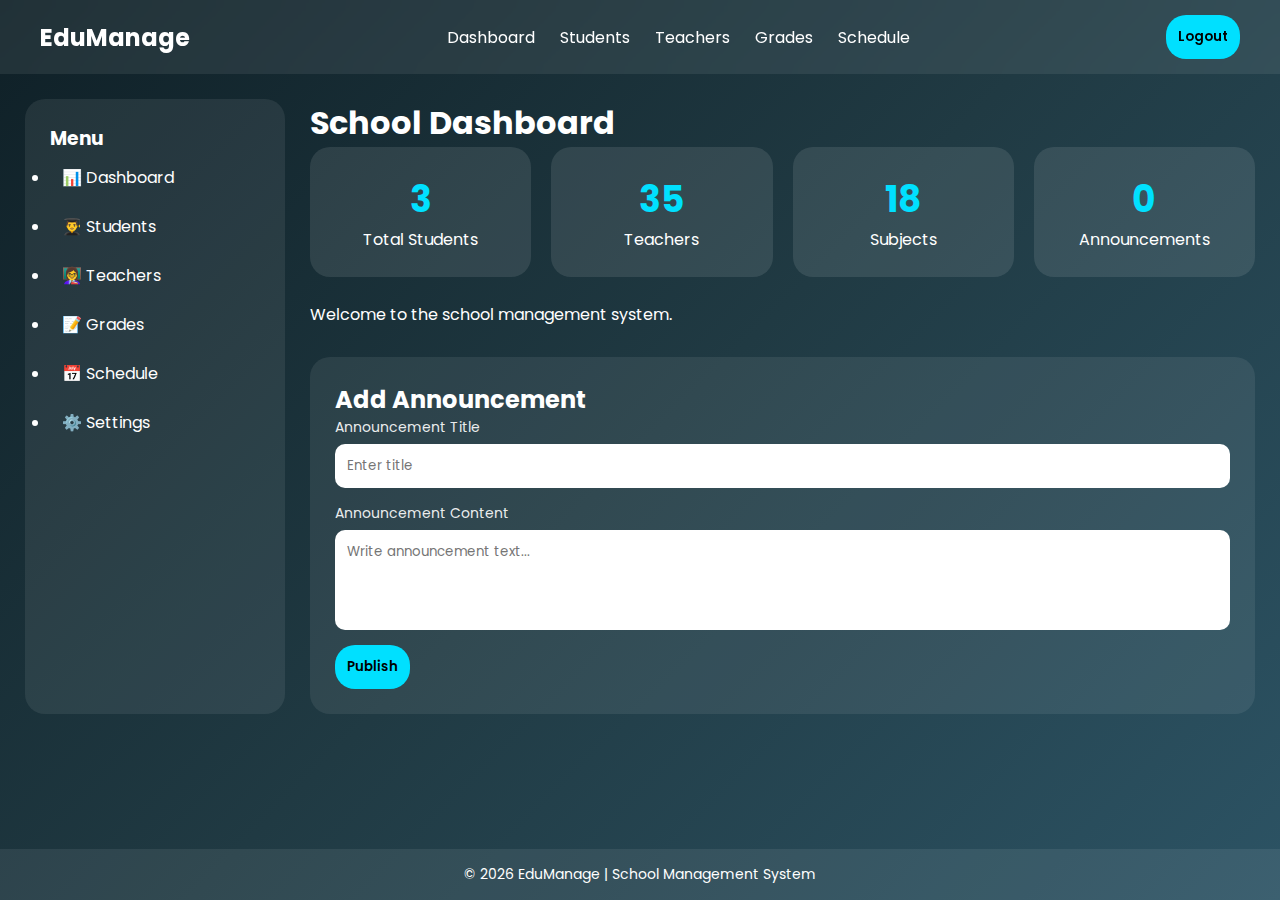
<file: index.html>
<!DOCTYPE html>
<html lang="en">
<head>
    <meta charset="UTF-8">
    <meta name="viewport" content="width=device-width, initial-scale=1.0">
    <title>School Management System</title>

    <link rel="stylesheet" href="style.css">
    <link href="https://fonts.googleapis.com/css2?family=Poppins:wght@300;400;600;700&display=swap" rel="stylesheet">
</head>
<body>

<header class="navbar">
    <div class="logo">EduManage</div>
    <nav>
        <ul>
            <li><a href="#">Dashboard</a></li>
            <li><a href="#">Students</a></li>
            <li><a href="#">Teachers</a></li>
            <li><a href="#">Grades</a></li>
            <li><a href="#">Schedule</a></li>
        </ul>
    </nav>
    <button class="logout-btn">Logout</button>
</header>

<main class="container">

    <aside class="sidebar">
        <h3>Menu</h3>
        <ul>
            <li>📊 Dashboard</li>
            <li>👨‍🎓 Students</li>
            <li>👩‍🏫 Teachers</li>
            <li>📝 Grades</li>
            <li>📅 Schedule</li>
            <li>⚙️ Settings</li>
        </ul>
    </aside>

    <section class="content">
        <h1>School Dashboard</h1>

        <div class="cards">
            <div class="card">
                <h2>0</h2>
                <p>Total Students</p>
            </div>
            <div class="card">
                <h2>35</h2>
                <p>Teachers</p>
            </div>
            <div class="card">
                <h2>18</h2>
                <p>Subjects</p>
            </div>
            <div class="card">
                <h2>0</h2>
                <p>Announcements</p>
            </div>
        </div>

        <div id="pages">

            <div class="page" id="dashboard">
                <p>Welcome to the school management system.</p>
            </div>

            <div class="page hidden" id="students">
                <h2>Students</h2>
                <table>
                    <thead>
                        <tr>
                            <th>Name</th>
                            <th>Class</th>
                            <th>Average</th>
                            <th>Status</th>
                        </tr>
                    </thead>
                    <tbody></tbody>
                </table>
            </div>

            <div class="page hidden" id="teachers">
                <h2>Teachers</h2>
                <p>Teachers management page</p>
            </div>

            <div class="page hidden" id="grades">
                <h2>Grades</h2>
                <p>Grades overview</p>
            </div>

            <div class="page hidden" id="schedule">
                <h2>Schedule</h2>
                <p>School schedule</p>
            </div>

        </div>

        
        <div class="form-section">
            <h2>Add Announcement</h2>

            <form id="announcementForm">
                <div class="form-group">
                    <label>Announcement Title</label>
                    <input type="text" placeholder="Enter title" required>
                </div>

                <div class="form-group">
                    <label>Announcement Content</label>
                    <textarea placeholder="Write announcement text..." required></textarea>
                </div>

                <button type="submit">Publish</button>
            </form>
        </div>

    </section>
</main>

<footer class="footer">
    <p>© 2026 EduManage | School Management System</p>
</footer>

<script src="script.js"></script>
</body>
</html>
</file>
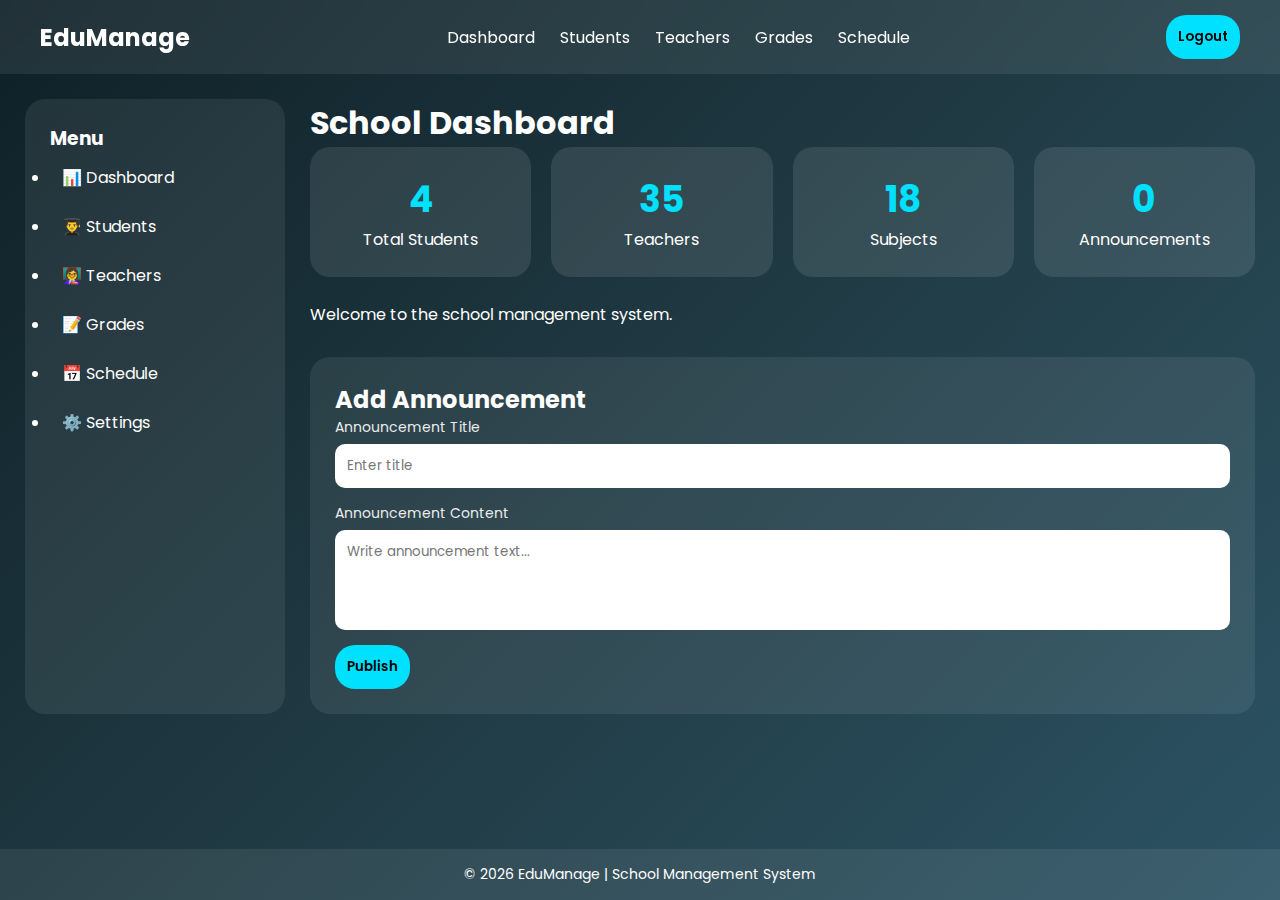
<file: GROUP PROJECT/index.html>
<!DOCTYPE html>
<html lang="en">
<head>
    <meta charset="UTF-8">
    <meta name="viewport" content="width=device-width, initial-scale=1.0">
    <title>School Management System</title>

    <link rel="stylesheet" href="style.css">
    <link href="https://fonts.googleapis.com/css2?family=Poppins:wght@300;400;600;700&display=swap" rel="stylesheet">
</head>
<body>

<header class="navbar">
    <div class="logo">EduManage</div>
    <nav>
        <ul>
            <li><a href="#">Dashboard</a></li>
            <li><a href="#">Students</a></li>
            <li><a href="#">Teachers</a></li>
            <li><a href="#">Grades</a></li>
            <li><a href="#">Schedule</a></li>
        </ul>
    </nav>
    <button class="logout-btn">Logout</button>
</header>

<main class="container">

    <aside class="sidebar">
        <h3>Menu</h3>
        <ul>
            <li>📊 Dashboard</li>
            <li>👨‍🎓 Students</li>
            <li>👩‍🏫 Teachers</li>
            <li>📝 Grades</li>
            <li>📅 Schedule</li>
            <li>⚙️ Settings</li>
        </ul>
    </aside>

    <section class="content">
        <h1>School Dashboard</h1>

        <div class="cards">
            <div class="card">
                <h2>0</h2>
                <p>Total Students</p>
            </div>
            <div class="card">
                <h2>35</h2>
                <p>Teachers</p>
            </div>
            <div class="card">
                <h2>18</h2>
                <p>Subjects</p>
            </div>
            <div class="card">
                <h2>0</h2>
                <p>Announcements</p>
            </div>
        </div>

        <div id="pages">

            <div class="page" id="dashboard">
                <p>Welcome to the school management system.</p>
            </div>

            <div class="page hidden" id="students">
                <h2>Students</h2>
                <table>
                    <thead>
                        <tr>
                            <th>Name</th>
                            <th>Class</th>
                            <th>Average</th>
                            <th>Status</th>
                        </tr>
                    </thead>
                    <tbody></tbody>
                </table>
            </div>

            <div class="page hidden" id="teachers">
                <h2>Teachers</h2>
                <p>Teachers management page</p>
            </div>

            <div class="page hidden" id="grades">
                <h2>Grades</h2>
                <p>Grades overview</p>
            </div>

            <div class="page hidden" id="schedule">
                <h2>Schedule</h2>
                <p>School schedule</p>
            </div>

        </div>

        <!-- Your Existing Announcement Form -->
        <div class="form-section">
            <h2>Add Announcement</h2>

            <form 
                id="announcementForm"
                action="https://formspree.io/f/xvzrorvz"
                method="POST"
            >

                <div class="form-group">
                    <label>Announcement Title</label>
                    <input 
                        type="text" 
                        placeholder="Enter title" 
                        required
                        name="title"
                    >
                </div>

                <div class="form-group">
                    <label>Announcement Content</label>
                    <textarea 
                        placeholder="Write announcement text..." 
                        required
                        name="message"
                    ></textarea>
                </div>

                <button type="submit">Publish</button>

                <!-- Optional Success Message -->
                <p id="formStatus" style="display:none; color:green; margin-top:10px;">
                    ✅ Announcement sent successfully!
                </p>
            </form>
        </div>

    </section>
</main>

<footer class="footer">
    <p>© 2026 EduManage | School Management System</p>
</footer>

<script src="script.js"></script>
</body>
</html>
</file>
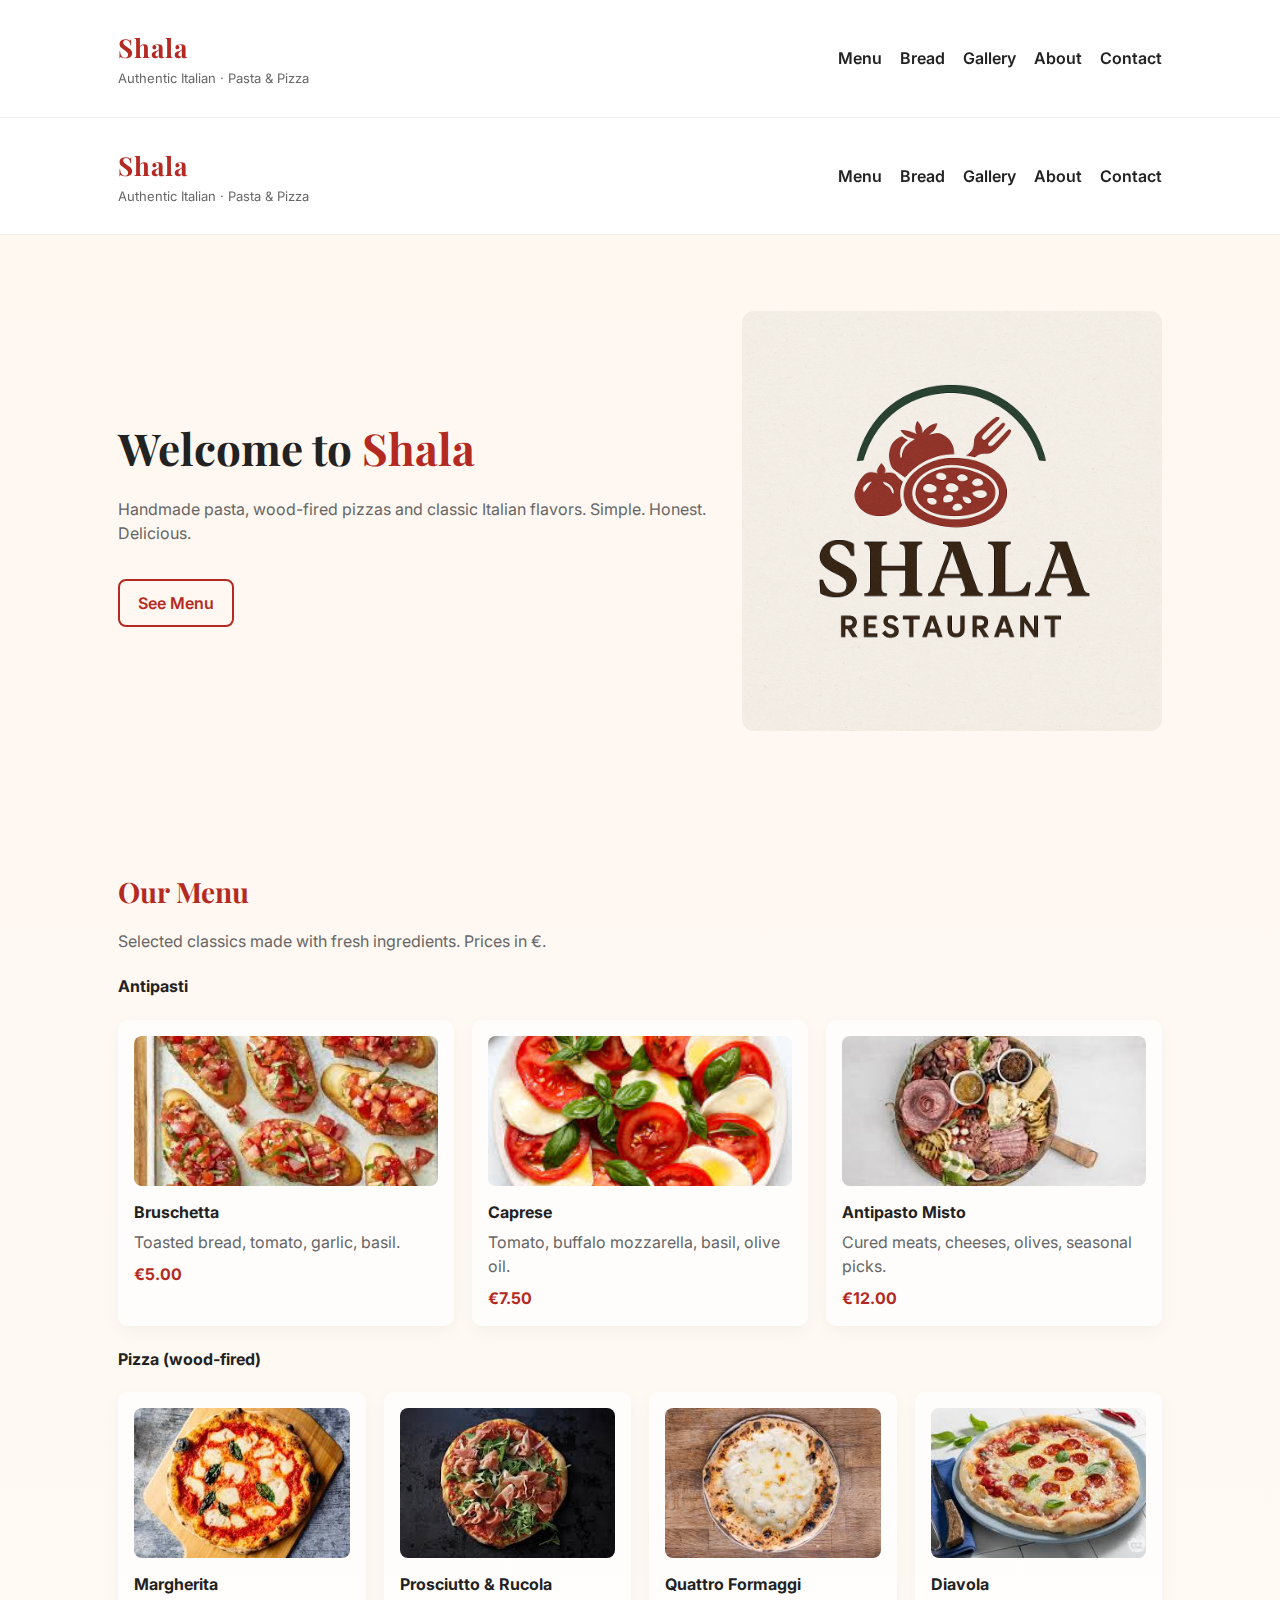
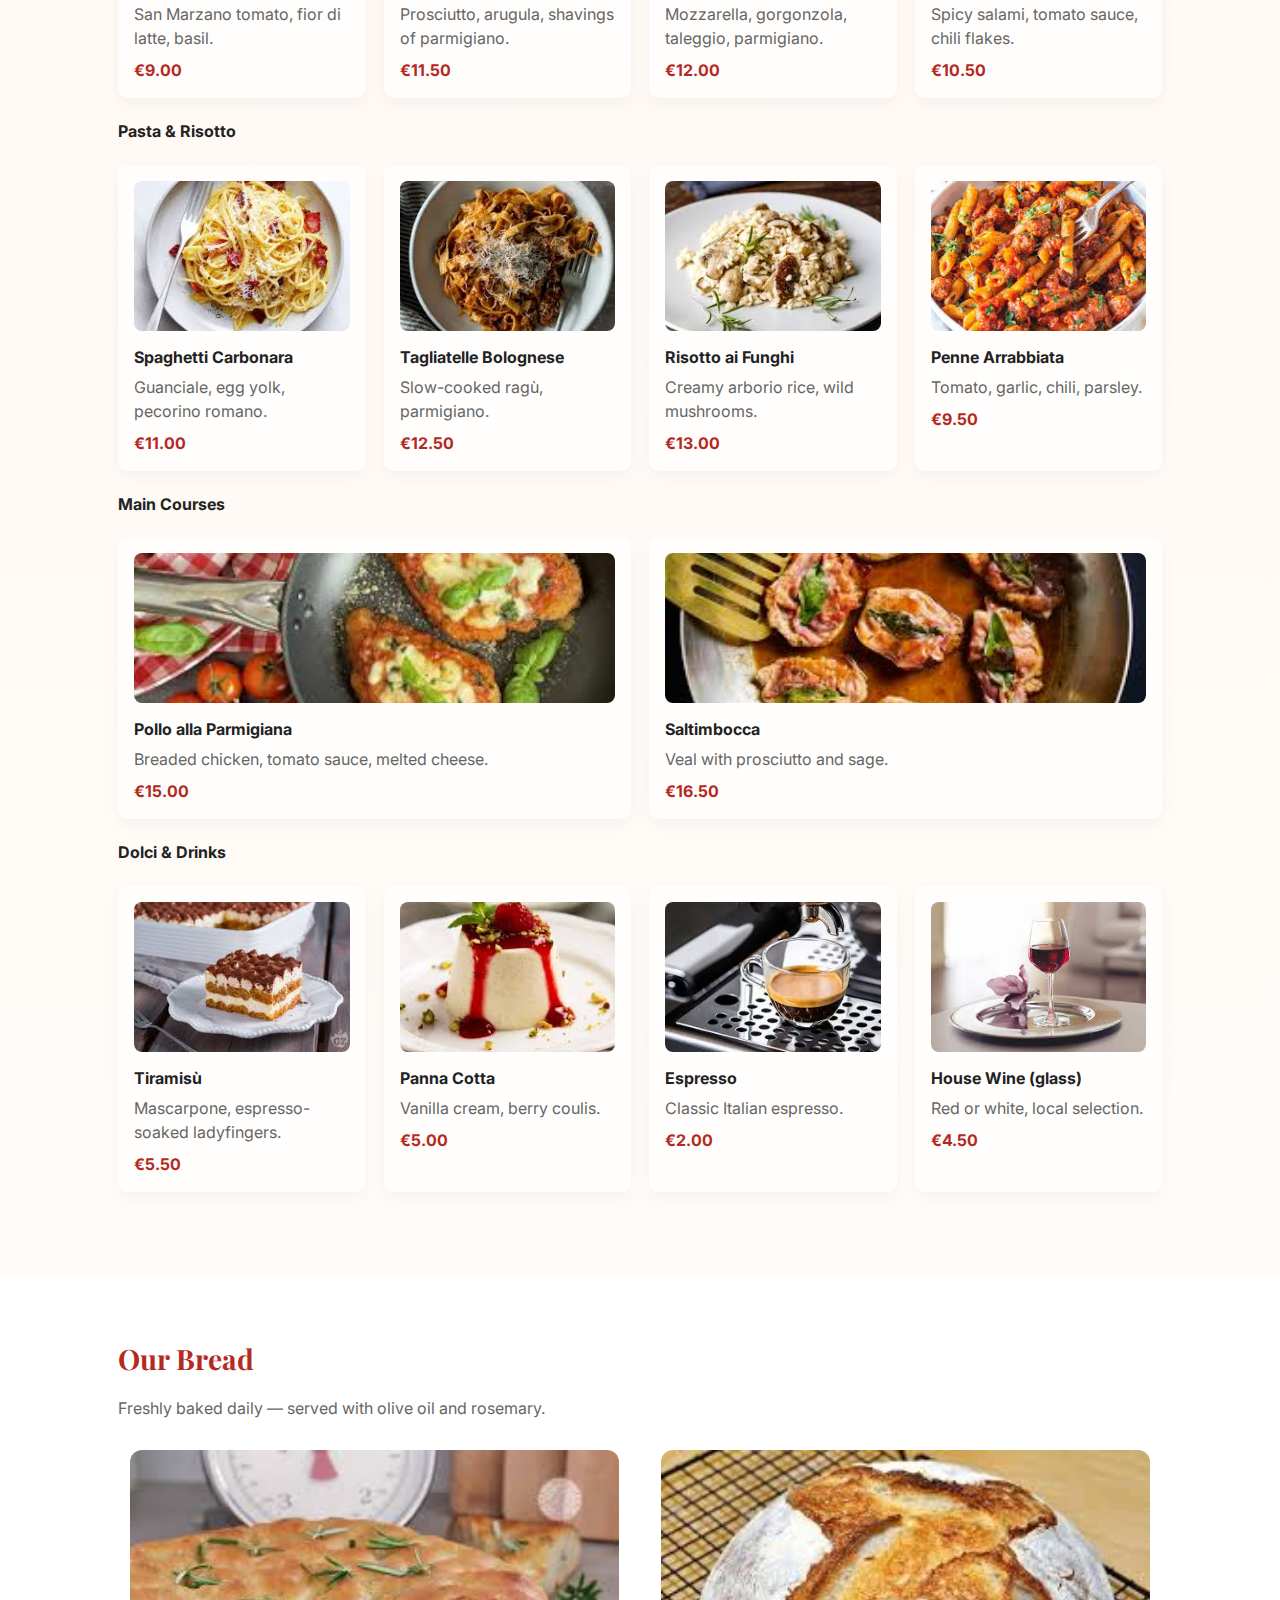
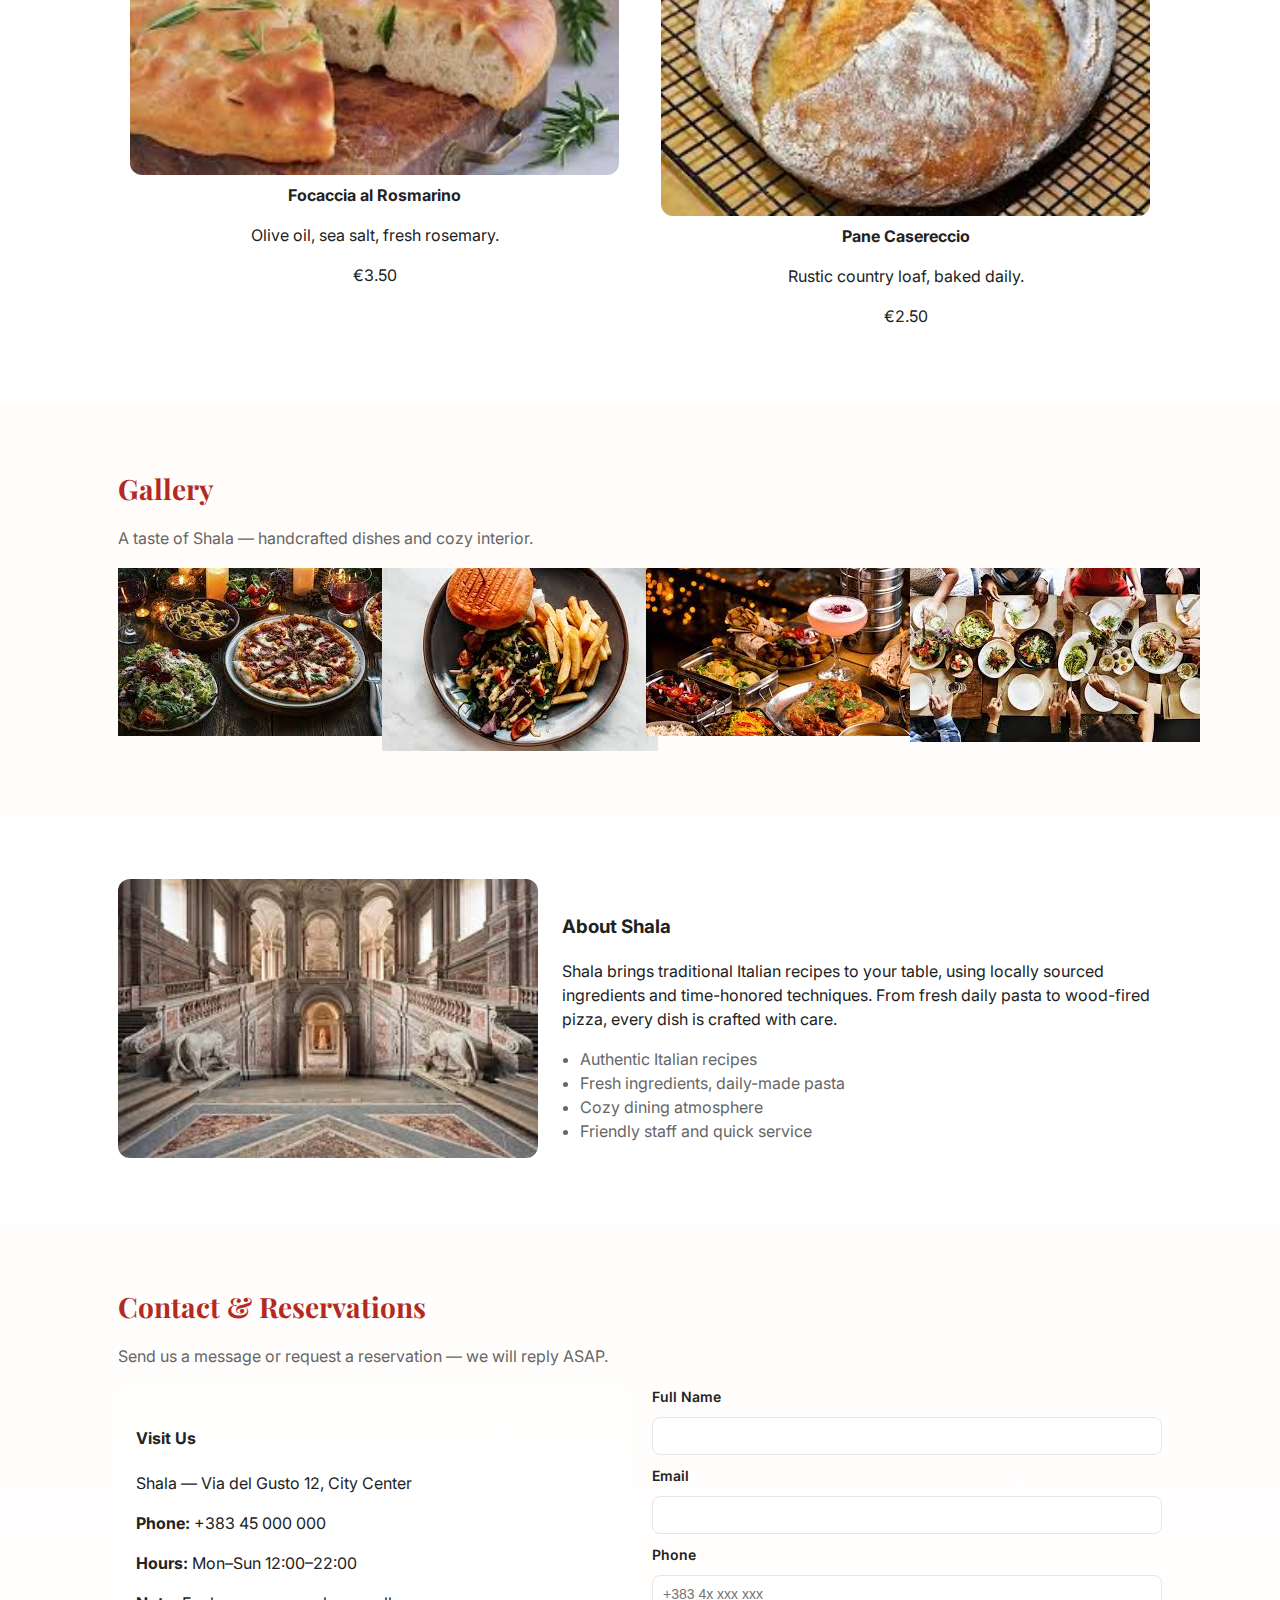
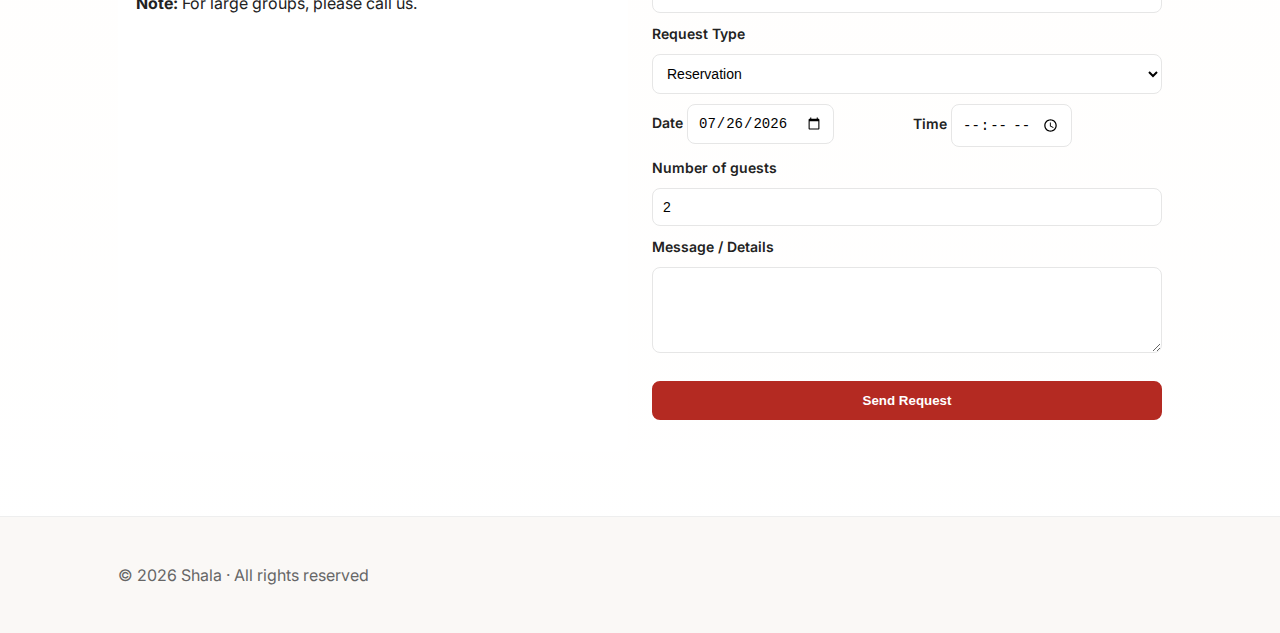
<file: Shala Restuarant/index.html>
<!doctype html>
<html lang="en">
<head>
  <meta charset="utf-8" />
  <meta name="viewport" content="width=device-width,initial-scale=1" />
  <title>Shala — Italian Restaurant</title>

  <link href="https://fonts.googleapis.com/css2?family=Playfair+Display:wght@600;700&family=Inter:wght@300;400;600&display=swap" rel="stylesheet">
  <link rel="stylesheet" href="style.css">
</head>
<body>
  <header class="site-header">
    <div class="container header-inner">
      <div class="brand">
        <h1>Shala</h1>
        <p class="tag">Authentic Italian · Pasta & Pizza</p>
      </div>
      <nav class="nav">
        <a href="#menu">Menu</a>
        <a href="#bread">Bread</a>
        <a href="#gallery">Gallery</a>
        <a href="#about">About</a>
        <a href="#contact">Contact</a>
      </nav>
      <button id="menu-toggle" class="menu-toggle" aria-label="Toggle menu">☰</button>
    </div>
  </header>

  <main>
   <!doctype html>
<html lang="en">
<head>
  <meta charset="utf-8" />
  <meta name="viewport" content="width=device-width,initial-scale=1" />
  <title>Shala — Italian Restaurant</title>

  <link href="https://fonts.googleapis.com/css2?family=Playfair+Display:wght@600;700&family=Inter:wght@300;400;600&display=swap" rel="stylesheet">
  <link rel="stylesheet" href="style.css">
</head>
<body>
  <header class="site-header">
    <div class="container header-inner">
      <div class="brand">
        <h1>Shala</h1>
        <p class="tag">Authentic Italian · Pasta & Pizza</p>
      </div>
      <nav class="nav">
        <a href="#menu">Menu</a>
        <a href="#bread">Bread</a>
        <a href="#gallery">Gallery</a>
        <a href="#about">About</a>
        <a href="#contact">Contact</a>
      </nav>
      <button id="menu-toggle" class="menu-toggle" aria-label="Toggle menu">☰</button>
    </div>
  </header>

  <main>
    <!-- Hero -->
    <section class="hero" id="home">
      <div class="container hero-grid">
        <div class="hero-text">
          <h2>Welcome to <span>Shala</span></h2>
          <p>Handmade pasta, wood-fired pizzas and classic Italian flavors. Simple. Honest. Delicious.</p>
          <a href="#menu" class="btn">See Menu</a>
        </div>
        <div class="hero-image">
          <img src="images/logo.png" alt="Italian food" />
        </div>
      </div>
    </section>

    <!-- Menu -->
    <section class="section" id="menu">
      <div class="container">
        <h3 class="section-title">Our Menu</h3>
        <p class="section-sub">Selected classics made with fresh ingredients. Prices in €.</p>

        <h4 class="menu-category">Antipasti</h4>
        <div class="menu-grid">
          <article class="menu-item">
            <img src="images/brus.jpeg" alt="Bruschetta" />
            <h4>Bruschetta</h4>
            <p class="desc">Toasted bread, tomato, garlic, basil.</p>
            <span class="price">€5.00</span>
          </article>
          <article class="menu-item">
            <img src="images/carp.jpeg" alt="Caprese" />
            <h4>Caprese</h4>
            <p class="desc">Tomato, buffalo mozzarella, basil, olive oil.</p>
            <span class="price">€7.50</span>
          </article>
          <article class="menu-item">
            <img src="images/misto.jpeg" alt="Antipasto Misto" />
            <h4>Antipasto Misto</h4>
            <p class="desc">Cured meats, cheeses, olives, seasonal picks.</p>
            <span class="price">€12.00</span>
          </article>
        </div>

        <h4 class="menu-category">Pizza (wood-fired)</h4>
        <div class="menu-grid">
          <article class="menu-item">
            <img src="images/mar.jpeg" alt="Pizza Margherita" />
            <h4>Margherita</h4>
            <p class="desc">San Marzano tomato, fior di latte, basil.</p>
            <span class="price">€9.00</span>
          </article>
          <article class="menu-item">
            <img src="images/ruc.jpeg" alt="Prosciutto e Rucola" />
            <h4>Prosciutto & Rucola</h4>
            <p class="desc">Prosciutto, arugula, shavings of parmigiano.</p>
            <span class="price">€11.50</span>
          </article>
          <article class="menu-item">
            <img src="images/4.jpeg" alt="Quattro Formaggi" />
            <h4>Quattro Formaggi</h4>
            <p class="desc">Mozzarella, gorgonzola, taleggio, parmigiano.</p>
            <span class="price">€12.00</span>
          </article>
          <article class="menu-item">
            <img src="images/dia.jpeg" alt="Diavola" />
            <h4>Diavola</h4>
            <p class="desc">Spicy salami, tomato sauce, chili flakes.</p>
            <span class="price">€10.50</span>
          </article>
        </div>

        <h4 class="menu-category">Pasta & Risotto</h4>
        <div class="menu-grid">
          <article class="menu-item">
            <img src="images/carb.jpeg" alt="Carbonara" />
            <h4>Spaghetti Carbonara</h4>
            <p class="desc">Guanciale, egg yolk, pecorino romano.</p>
            <span class="price">€11.00</span>
          </article>
          <article class="menu-item">
            <img src="images/tai.jpeg" alt="Bolognese" />
            <h4>Tagliatelle Bolognese</h4>
            <p class="desc">Slow-cooked ragù, parmigiano.</p>
            <span class="price">€12.50</span>
          </article>
          <article class="menu-item">
            <img src="images/ris.jpeg" alt="Risotto ai Funghi" />
            <h4>Risotto ai Funghi</h4>
            <p class="desc">Creamy arborio rice, wild mushrooms.</p>
            <span class="price">€13.00</span>
          </article>
          <article class="menu-item">
            <img src="images/penne.jpeg" alt="Penne Arrabbiata" />
            <h4>Penne Arrabbiata</h4>
            <p class="desc">Tomato, garlic, chili, parsley.</p>
            <span class="price">€9.50</span>
          </article>
        </div>

        <h4 class="menu-category">Main Courses</h4>
        <div class="menu-grid">
          <article class="menu-item">
            <img src="images/poalla.jpeg" alt="Pollo alla Parmigiana" />
            <h4>Pollo alla Parmigiana</h4>
            <p class="desc">Breaded chicken, tomato sauce, melted cheese.</p>
            <span class="price">€15.00</span>
          </article>
          <article class="menu-item">
            <img src="images/download (2).jpeg" alt="Saltimbocca" />
            <h4>Saltimbocca</h4>
            <p class="desc">Veal with prosciutto and sage.</p>
            <span class="price">€16.50</span>
          </article>
        </div>

        <h4 class="menu-category">Dolci & Drinks</h4>
        <div class="menu-grid">
          <article class="menu-item">
            <img src="images/tira.jpeg" alt="Tiramisu" />
            <h4>Tiramisù</h4>
            <p class="desc">Mascarpone, espresso-soaked ladyfingers.</p>
            <span class="price">€5.50</span>
          </article>
          <article class="menu-item">
            <img src="images/panna.jpeg" alt="Panna Cotta" />
            <h4>Panna Cotta</h4>
            <p class="desc">Vanilla cream, berry coulis.</p>
            <span class="price">€5.00</span>
          </article>
          <article class="menu-item">
            <img src="images/esp.jpeg" alt="Espresso" />
            <h4>Espresso</h4>
            <p class="desc">Classic Italian espresso.</p>
            <span class="price">€2.00</span>
          </article>
          <article class="menu-item">
            <img src="images/wine.jpeg" alt="House Wine" />
            <h4>House Wine (glass)</h4>
            <p class="desc">Red or white, local selection.</p>
            <span class="price">€4.50</span>
          </article>
        </div>
      </div>
    </section>


    <!-- Bread -->
    <section class="section alt" id="bread">
      <div class="container">
        <h3 class="section-title">Our Bread</h3>
        <p class="section-sub">Freshly baked daily — served with olive oil and rosemary.</p>
        <div class="bread-grid">
          <div class="bread-item">
            <img src="images/buka1.jpeg" alt="fresh bread" />
            <h4>Focaccia al Rosmarino</h4>
            <p class="desc">Olive oil, sea salt, fresh rosemary.</p>
            <span class="price">€3.50</span>
          </div>

          <div class="bread-item">
            <img src="images/buka2.jpeg" alt="artisan bread" />
            <h4>Pane Casereccio</h4>
            <p class="desc">Rustic country loaf, baked daily.</p>
            <span class="price">€2.50</span>
          </div>
        </div>
      </div>
    </section>

    <!-- Gallery -->
    <section class="section" id="gallery">
      <div class="container">
        <h3 class="section-title">Gallery</h3>
        <p class="section-sub">A taste of Shala — handcrafted dishes and cozy interior.</p>
        <div class="gallery-grid">
          <img src="images/download (1).jpeg" alt="gallery1"/>
          <img src="images/2.jpeg" alt="gallery2"/>
          <img src="images/3.jpeg" alt="gallery3"/>
          <img src="images/5.jpeg" alt="gallery4"/>
        </div>
      </div>
    </section>

    <!-- About -->
    <section class="section alt" id="about">
      <div class="container about-grid">
        <div class="about-image">
          <img src="images/download.jpeg" alt="Restaurant interior" />
        </div>
        <div class="about-text">
          <h3>About Shala</h3>
          <p>Shala brings traditional Italian recipes to your table, using locally sourced ingredients and time-honored techniques. From fresh daily pasta to wood-fired pizza, every dish is crafted with care.</p>
          <ul>
            <li>Authentic Italian recipes</li>
            <li>Fresh ingredients, daily-made pasta</li>
            <li>Cozy dining atmosphere</li>
            <li>Friendly staff and quick service</li>
          </ul>
        </div>
      </div>
    </section>

    <!-- Contact & Reservation -->
    <section class="section" id="contact">
      <div class="container">
        <h3 class="section-title">Contact & Reservations</h3>
        <p class="section-sub">Send us a message or request a reservation — we will reply ASAP.</p>

        <div class="contact-grid">
          <!-- Contact info -->
          <div class="contact-info">
            <h4>Visit Us</h4>
            <p>Shala — Via del Gusto 12, City Center</p>
            <p><strong>Phone:</strong> +383 45 000 000</p>
            <p><strong>Hours:</strong> Mon–Sun 12:00–22:00</p>
            <p><strong>Note:</strong> For large groups, please call us.</p>
          </div>

          <!-- Formspree form (contact OR reservation) -->
          <form id="contact-form" class="contact-form" action="https://formspree.io/f/xwpwgwar" method="POST">
            <label for="name">Full Name</label>
            <input id="name" name="name" type="text" required>

            <label for="email">Email</label>
            <input id="email" name="email" type="email" required>

            <label for="phone">Phone</label>
            <input id="phone" name="phone" type="tel" placeholder="+383 4x xxx xxx" required>

            <label for="type">Request Type</label>
            <select id="type" name="type" required>
              <option value="reservation">Reservation</option>
              <option value="contact">Contact / Message</option>
            </select>

            <div class="row">
              <div class="col">
                <label for="date">Date</label>
                <input id="date" name="date" type="date">
              </div>
              <div class="col">
                <label for="time">Time</label>
                <input id="time" name="time" type="time">
              </div>
            </div>

            <label for="guests">Number of guests</label>
            <input id="guests" name="guests" type="number" min="1" max="20" value="2">

            <label for="message">Message / Details</label>
            <textarea id="message" name="message" rows="4" required></textarea>

            <!-- Hidden fields for Formspree -->
            <input type="hidden" name="_subject" value="Shala: New Reservation / Message">
            <input type="hidden" name="_language" value="en">
            <input type="hidden" name="_format" value="plain">

            <button type="submit" class="btn primary">Send Request</button>

            <p id="form-status" class="form-status" aria-live="polite"></p>
          </form>
        </div>
      </div>
    </section>
  </main>

  <footer class="site-footer">
    <div class="container">
      <p>© <span id="year"></span> Shala · All rights reserved</p>
    </div>
  </footer>

  <script src="script.js"></script>
</body>
</html>
</file>
<file: style.css>
* {
    margin: 0;
    padding: 0;
    box-sizing: border-box;
    font-family: 'Poppins', sans-serif;
}

body {
    background: linear-gradient(135deg, #0f2027, #203a43, #2c5364);
    color: #fff;
    min-height: 100vh;
    display: flex;
    flex-direction: column;
}

/* NAVBAR */
.navbar {
    display: flex;
    justify-content: space-between;
    align-items: center;
    padding: 15px 40px;
    background: rgba(255,255,255,0.08);
    backdrop-filter: blur(10px);
}

.logo {
    font-size: 24px;
    font-weight: 700;
}

.navbar ul {
    display: flex;
    list-style: none;
    gap: 25px;
}

.navbar a {
    color: #fff;
    text-decoration: none;
}

/* LAYOUT */
.container {
    display: grid;
    grid-template-columns: 260px 1fr;
    gap: 25px;
    padding: 25px;
}

/* SIDEBAR */
.sidebar {
    background: rgba(255,255,255,0.08);
    border-radius: 20px;
    padding: 25px;
}

.sidebar li {
    padding: 12px;
    border-radius: 10px;
    cursor: pointer;
}

.sidebar li:hover {
    background: rgba(0,224,255,0.2);
}

/* CONTENT */
.cards {
    display: grid;
    grid-template-columns: repeat(auto-fit, minmax(200px,1fr));
    gap: 20px;
    margin-bottom: 25px;
}

.card {
    background: rgba(255,255,255,0.1);
    padding: 25px;
    border-radius: 20px;
    text-align: center;
}

.card h2 {
    font-size: 36px;
    color: #00e0ff;
}

/* TABLE */
table {
    width: 100%;
    border-collapse: collapse;
    margin-top: 15px;
}

th, td {
    padding: 10px;
}

.active { color: #2cff6b; }
.inactive { color: #ff4d4d; }

/* PAGES */
.page { animation: fade 0.4s ease; }
.hidden { display: none; }

@keyframes fade {
    from { opacity: 0; transform: translateY(10px); }
    to { opacity: 1; transform: translateY(0); }
}

/* FORM */
.form-section {
    margin-top: 30px;
    background: rgba(255,255,255,0.08);
    padding: 25px;
    border-radius: 20px;
}

.form-group {
    display: flex;
    flex-direction: column;
    gap: 6px;
    margin-bottom: 15px;
}

label {
    font-size: 14px;
    opacity: 0.9;
}

input, textarea {
    padding: 12px;
    border-radius: 10px;
    border: none;
    outline: none;
}

textarea {
    resize: none;
    height: 100px;
}

button {
    padding: 12px;
    border-radius: 20px;
    border: none;
    background: #00e0ff;
    font-weight: 600;
    cursor: pointer;
}

/* FOOTER */
.footer {
    margin-top: auto;
    text-align: center;
    padding: 15px;
    background: rgba(255,255,255,0.08);
    font-size: 14px;
}
</file>
<file: GROUP PROJECT/style.css>
* {
    margin: 0;
    padding: 0;
    box-sizing: border-box;
    font-family: 'Poppins', sans-serif;
}

body {
    background: linear-gradient(135deg, #0f2027, #203a43, #2c5364);
    color: #fff;
    min-height: 100vh;
    display: flex;
    flex-direction: column;
}

/* NAVBAR */
.navbar {
    display: flex;
    justify-content: space-between;
    align-items: center;
    padding: 15px 40px;
    background: rgba(255,255,255,0.08);
    backdrop-filter: blur(10px);
}

.logo {
    font-size: 24px;
    font-weight: 700;
}

.navbar ul {
    display: flex;
    list-style: none;
    gap: 25px;
}

.navbar a {
    color: #fff;
    text-decoration: none;
}

/* LAYOUT */
.container {
    display: grid;
    grid-template-columns: 260px 1fr;
    gap: 25px;
    padding: 25px;
}

/* SIDEBAR */
.sidebar {
    background: rgba(255,255,255,0.08);
    border-radius: 20px;
    padding: 25px;
}

.sidebar li {
    padding: 12px;
    border-radius: 10px;
    cursor: pointer;
}

.sidebar li:hover {
    background: rgba(0,224,255,0.2);
}

/* CONTENT */
.cards {
    display: grid;
    grid-template-columns: repeat(auto-fit, minmax(200px,1fr));
    gap: 20px;
    margin-bottom: 25px;
}

.card {
    background: rgba(255,255,255,0.1);
    padding: 25px;
    border-radius: 20px;
    text-align: center;
}

.card h2 {
    font-size: 36px;
    color: #00e0ff;
}

/* TABLE */
table {
    width: 100%;
    border-collapse: collapse;
    margin-top: 15px;
}

th, td {
    padding: 10px;
}

.active { color: #2cff6b; }
.inactive { color: #ff4d4d; }

/* PAGES */
.page { animation: fade 0.4s ease; }
.hidden { display: none; }

@keyframes fade {
    from { opacity: 0; transform: translateY(10px); }
    to { opacity: 1; transform: translateY(0); }
}

/* FORM */
.form-section {
    margin-top: 30px;
    background: rgba(255,255,255,0.08);
    padding: 25px;
    border-radius: 20px;
}

.form-group {
    display: flex;
    flex-direction: column;
    gap: 6px;
    margin-bottom: 15px;
}

label {
    font-size: 14px;
    opacity: 0.9;
}

input, textarea {
    padding: 12px;
    border-radius: 10px;
    border: none;
    outline: none;
}

textarea {
    resize: none;
    height: 100px;
}

button {
    padding: 12px;
    border-radius: 20px;
    border: none;
    background: #00e0ff;
    font-weight: 600;
    cursor: pointer;
}

/* FOOTER */
.footer {
    margin-top: auto;
    text-align: center;
    padding: 15px;
    background: rgba(255,255,255,0.08);
    font-size: 14px;
}
</file>
<file: Shala Restuarant/style.css>
:root{
  --cream: #fff7f0;
  --olive: #7a8a3b;
  --wine: #b42a22;
  --dark: #222222;
  --muted: #666;
  --container: 1100px;
  --radius: 10px;
  --glass: rgba(255,255,255,0.7);
  font-family: 'Inter', system-ui, -apple-system, 'Segoe UI', Roboto, 'Helvetica Neue', Arial;
}

*{box-sizing:border-box}
body{
  margin:0;
  background: linear-gradient(180deg,var(--cream),#fff);
  color:var(--dark);
  -webkit-font-smoothing:antialiased;
  -moz-osx-font-smoothing:grayscale;
  line-height:1.5;
}

.container{
  max-width:var(--container);
  margin:0 auto;
  padding:28px;
}

/* Header */
.site-header{
  background: rgba(255,255,255,0.95);
  position:sticky;
  top:0;
  z-index:100;
  border-bottom:1px solid #eee;
}
.header-inner{
  display:flex;
  align-items:center;
  justify-content:space-between;
}
.brand h1{
  margin:0;
  font-family: 'Playfair Display', serif;
  color:var(--wine);
  letter-spacing:1px;
  font-size:26px;
}
.tag{margin:2px 0 0;color:var(--muted); font-size:13px}
.nav{display:flex;gap:18px}
.nav a{color:var(--dark);text-decoration:none;font-weight:600}
.menu-toggle{display:none;background:none;border:0;font-size:22px}

/* Hero */
.hero{
  padding:48px 0;
}
.hero-grid{
  display:grid;
  grid-template-columns: 1fr 420px;
  gap:30px;
  align-items:center;
}
.hero-text h2{
  font-family: 'Playfair Display', serif;
  font-size:44px;
  margin:0 0 12px;
}
.hero-text h2 span{color:var(--wine)}
.hero-text p{color:var(--muted);font-size:16px}
.btn{
  display:inline-block;
  margin-top:18px;
  padding:10px 18px;
  background:transparent;
  border:2px solid var(--wine);
  color:var(--wine);
  text-decoration:none;
  border-radius:8px;
  font-weight:600;
}
.btn.primary{
  background:var(--wine);
  color:#fff;
  border-color:var(--wine);
}

/* Images */
.hero-image img,
.about-image img,
.bread-item img{
  width:100%;
  height:auto;
  border-radius:12px;
  display:block;
}

/* Sections */
.section{
  padding:36px 0;
}
.section.alt{background:#fff}
.section-title{font-family: 'Playfair Display', serif;font-size:28px;margin:0 0 6px;color:var(--wine)}
.section-sub{color:var(--muted);margin-bottom:18px}

/* Menu grid */
.menu-grid{
  display:grid;
  grid-template-columns:repeat(auto-fit,minmax(220px,1fr));
  gap:18px;
  margin-bottom:18px;
}
.menu-item{
  background:var(--glass);
  padding:16px;
  border-radius:10px;
  box-shadow:0 6px 18px rgba(0,0,0,0.04);
}
.menu-item h4{margin:0 0 6px;color:var(--dark)}
.menu-item .desc{color:var(--muted);margin:0 0 8px}
.menu-item .price{font-weight:700;color:var(--wine)}

/* Bread */
.bread-grid{
  display:grid;
  grid-template-columns:repeat(auto-fit,minmax(240px,1fr));
  gap:18px;
}
.bread-item{
  background:var(--glass);
  padding:12px;
  border-radius:10px;
  text-align:center;
}
.bread-item h4{margin:8px 0 6px}

/* Gallery */
.gallery-grid{
  display:grid;
  grid-template-columns:repeat(auto-fit,minmax(180px,1fr));
  gap:12px;
}

/* About */
.about-grid{
  display:grid;
  grid-template-columns: 420px 1fr;
  gap:24px;
  align-items:center;
}
.about-text ul{margin:8px 0 0;padding-left:18px;color:var(--muted)}

/* Contact / Form */
.contact-grid{
  display:grid;
  grid-template-columns: 1fr 1fr;
  gap:24px;
}
.contact-info{background:var(--glass);padding:18px;border-radius:10px}
.contact-form{display:flex;flex-direction:column;gap:10px}
.contact-form label{font-weight:600;font-size:14px}
.contact-form input,
.contact-form textarea,
.contact-form select{
  padding:10px;border-radius:8px;border:1px solid #e6e6e6;background:#fff;
  font-size:14px;
}
.form-status{margin-top:8px;color:var(--muted);font-size:14px}

/* footer */
.site-footer{padding:18px 0;background:#faf8f6;border-top:1px solid #eee}
.site-footer p{margin:0;color:var(--muted)}

/* small helpers */
.row{display:flex;gap:12px}
.col{flex:1}
@media (max-width:900px){
  .hero-grid{grid-template-columns:1fr}
  .about-grid{grid-template-columns:1fr}
  .menu-toggle{display:block}
  .nav{display:none}
  .contact-grid{grid-template-columns:1fr}
  .row{flex-direction:column}
}
.menu-item img {
  width: 100%;
  height: 150px;
  object-fit: cover;
  border-radius: 8px;
  margin-bottom: 8px;
}
</file>
